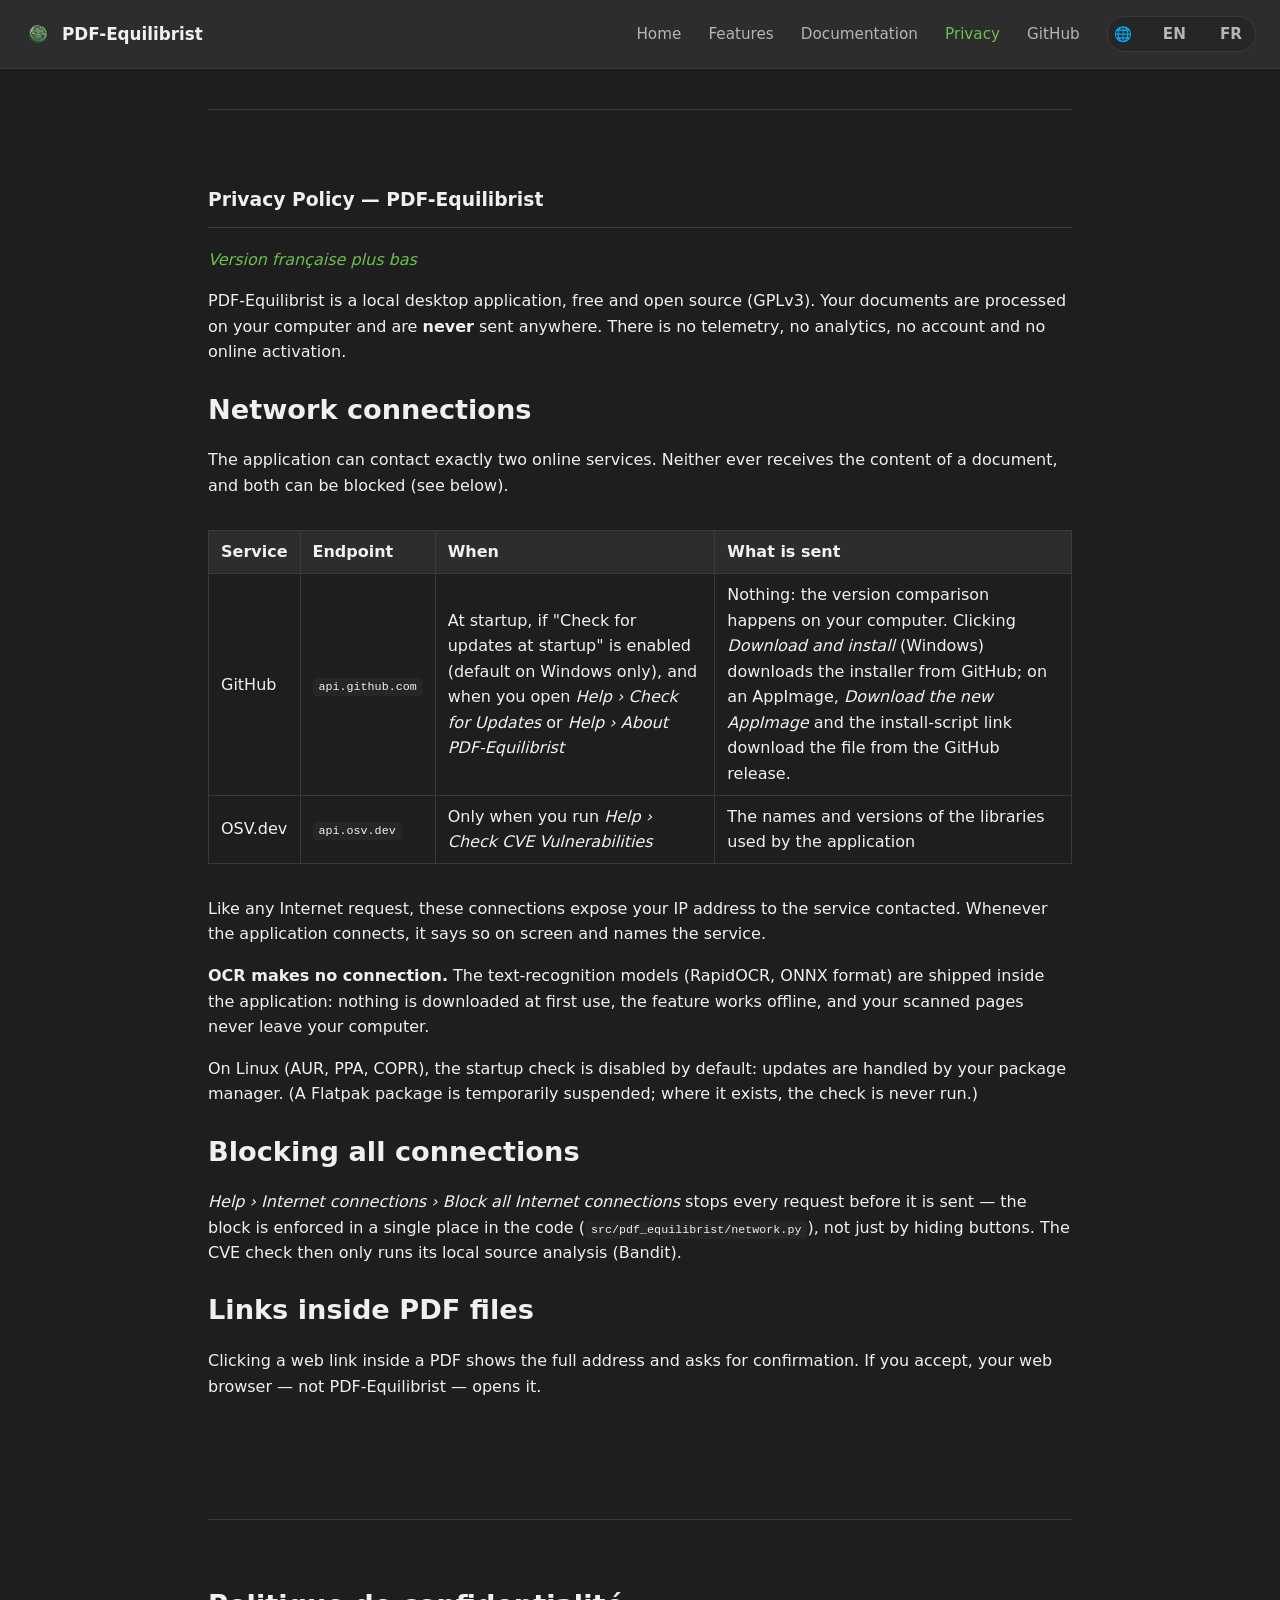
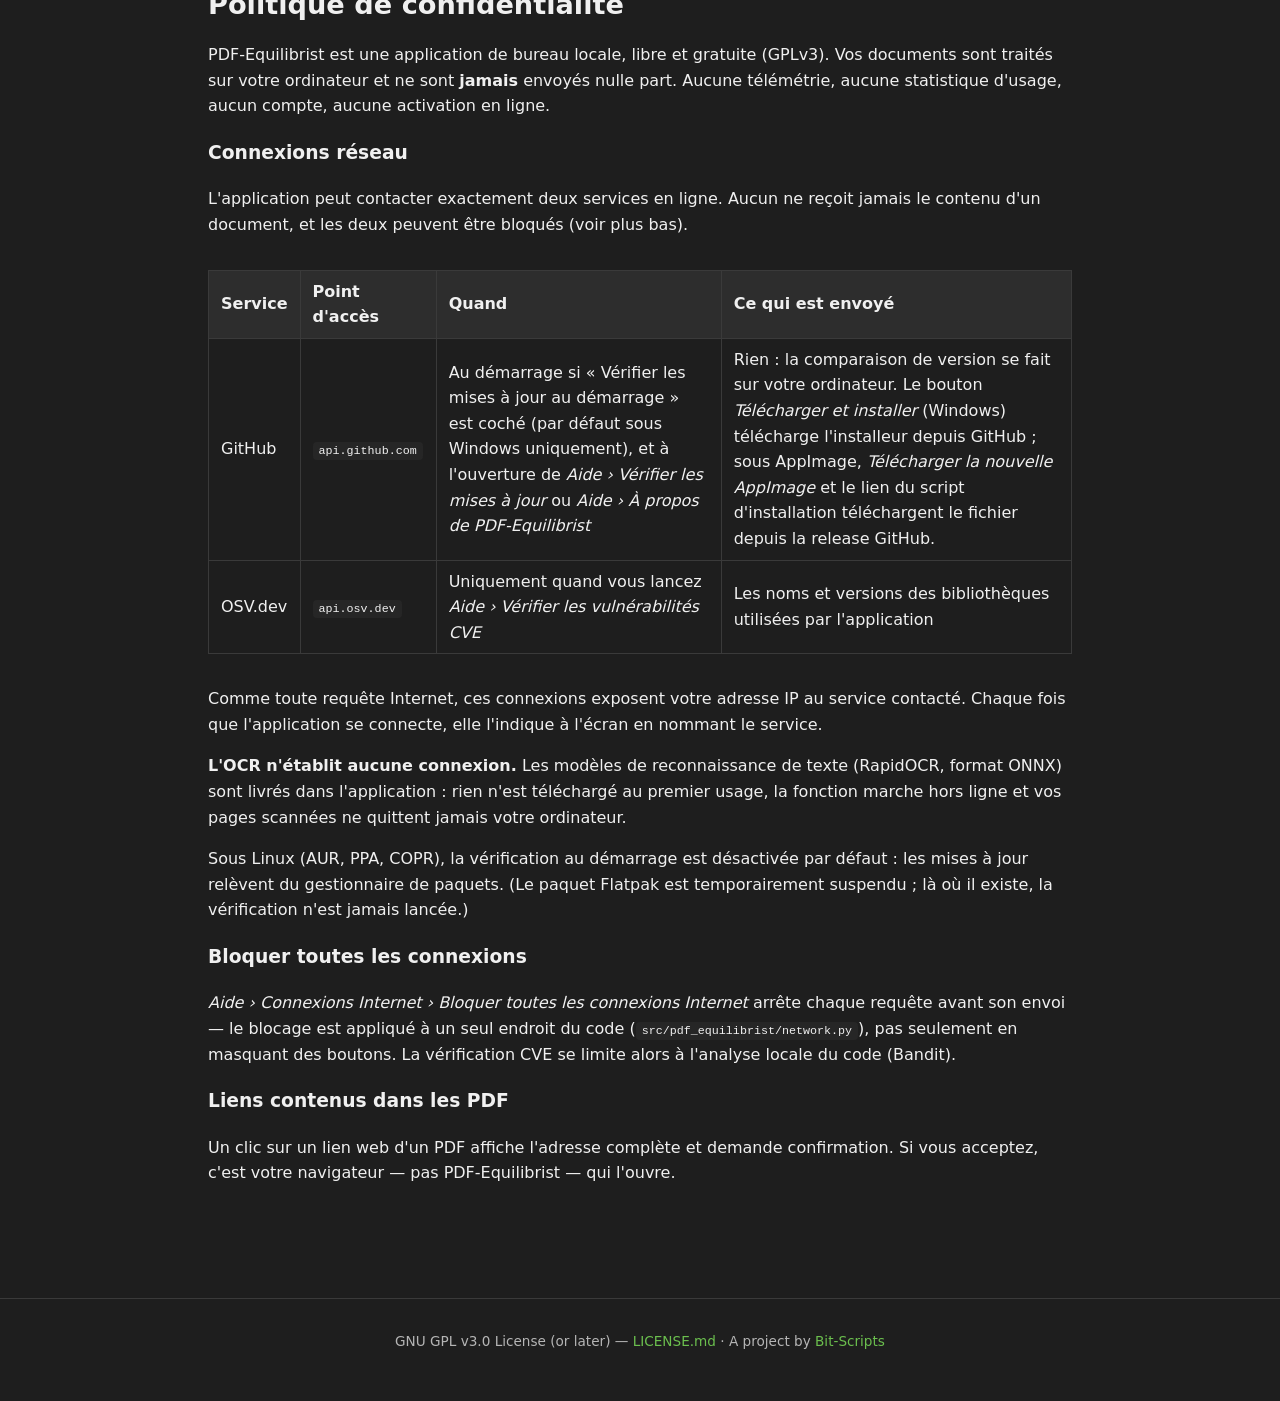
<file: privacy/index.html>
<!doctype html>
<html lang="en">
<head>
<meta charset="utf-8">
<meta name="viewport" content="width=device-width, initial-scale=1">
<title>Privacy Policy / Politique de confidentialité — PDF-Equilibrist</title>
<meta name="description" content="PDF-Equilibrist privacy policy: local document processing, network connections and privacy controls. Politique de confidentialité de PDF-Equilibrist.">
<link rel="icon" href="../assets/logo/PDF-Equilibrist-logo.png">
<link rel="stylesheet" href="../style.css">
<link rel="canonical" href="https://pdf-equilibrist.org/privacy/">
</head>
<body>

<div class="topnav">
  <a class="brand" href="../index.html">
    <img src="../assets/logo/PDF-Equilibrist-logo.png" alt="PDF-Equilibrist logo">
    PDF-Equilibrist
  </a>
  <nav aria-label="Main navigation">
    <a href="../index.html">Home</a>
    <a href="../index.html#fonctionnalites">Features</a>
    <a href="../docs/index.html">Documentation</a>
    <a href="./index.html" class="active" aria-current="page">Privacy</a>
    <a href="https://github.com/Bit-Scripts/PDF-Equilibrist">GitHub</a>
    <span class="lang-switch privacy-lang-switch" aria-label="Page language">
      <a href="#privacy-policy-pdf-equilibrist" lang="en">EN</a><a href="#politique-de-confidentialité" lang="fr">FR</a>
    </span>
  </nav>
</div>

<main class="legal-layout">
  <article class="docs-content legal-content">
<section lang="en" aria-labelledby="privacy-policy-pdf-equilibrist">
<h1 id="privacy-policy-pdf-equilibrist">Privacy Policy — PDF-Equilibrist</h1>
<p><em><a href="#politique-de-confidentialité">Version française plus bas</a></em></p>
<p>PDF-Equilibrist is a local desktop application, free and open source (GPLv3). Your documents are processed on your computer and are <strong>never</strong> sent anywhere. There is no telemetry, no analytics, no account and no online activation.</p>
<h2 id="network-connections">Network connections</h2>
<p>The application can contact exactly two online services. Neither ever receives the content of a document, and both can be blocked (see below).</p>
<div class="table-scroll" tabindex="0">
<table><thead><tr>
<th scope="col">Service</th>
<th scope="col">Endpoint</th>
<th scope="col">When</th>
<th scope="col">What is sent</th>
</tr></thead><tbody>
<tr>
<td>GitHub</td>
<td><code>api.github.com</code></td>
<td>At startup, if "Check for updates at startup" is enabled (default on Windows only), and when you open <em>Help › Check for Updates</em> or <em>Help › About PDF-Equilibrist</em></td>
<td>Nothing: the version comparison happens on your computer. Clicking <em>Download and install</em> (Windows) downloads the installer from GitHub; on an AppImage, <em>Download the new AppImage</em> and the install-script link download the file from the GitHub release.</td>
</tr>
<tr>
<td>OSV.dev</td>
<td><code>api.osv.dev</code></td>
<td>Only when you run <em>Help › Check CVE Vulnerabilities</em></td>
<td>The names and versions of the libraries used by the application</td>
</tr>
</tbody></table></div>
<p>Like any Internet request, these connections expose your IP address to the service contacted. Whenever the application connects, it says so on screen and names the service.</p>
<p><strong>OCR makes no connection.</strong> The text-recognition models (RapidOCR, ONNX format) are shipped inside the application: nothing is downloaded at first use, the feature works offline, and your scanned pages never leave your computer.</p>
<p>On Linux (AUR, PPA, COPR), the startup check is disabled by default: updates are handled by your package manager. (A Flatpak package is temporarily suspended; where it exists, the check is never run.)</p>
<h2 id="blocking-all-connections">Blocking all connections</h2>
<p><em>Help › Internet connections › Block all Internet connections</em> stops every request before it is sent — the block is enforced in a single place in the code (<code>src/pdf_equilibrist/network.py</code>), not just by hiding buttons. The CVE check then only runs its local source analysis (Bandit).</p>
<h2 id="links-inside-pdf-files">Links inside PDF files</h2>
<p>Clicking a web link inside a PDF shows the full address and asks for confirmation. If you accept, your web browser — not PDF-Equilibrist — opens it.</p>
</section>
<section lang="fr" aria-labelledby="politique-de-confidentialité">
<h2 id="politique-de-confidentialité">Politique de confidentialité</h2>
<p>PDF-Equilibrist est une application de bureau locale, libre et gratuite (GPLv3). Vos documents sont traités sur votre ordinateur et ne sont <strong>jamais</strong> envoyés nulle part. Aucune télémétrie, aucune statistique d'usage, aucun compte, aucune activation en ligne.</p>
<h3 id="connexions-réseau">Connexions réseau</h3>
<p>L'application peut contacter exactement deux services en ligne. Aucun ne reçoit jamais le contenu d'un document, et les deux peuvent être bloqués (voir plus bas).</p>
<div class="table-scroll" tabindex="0">
<table><thead><tr>
<th scope="col">Service</th>
<th scope="col">Point d'accès</th>
<th scope="col">Quand</th>
<th scope="col">Ce qui est envoyé</th>
</tr></thead><tbody>
<tr>
<td>GitHub</td>
<td><code>api.github.com</code></td>
<td>Au démarrage si « Vérifier les mises à jour au démarrage » est coché (par défaut sous Windows uniquement), et à l'ouverture de <em>Aide › Vérifier les mises à jour</em> ou <em>Aide › À propos de PDF-Equilibrist</em></td>
<td>Rien : la comparaison de version se fait sur votre ordinateur. Le bouton <em>Télécharger et installer</em> (Windows) télécharge l'installeur depuis GitHub ; sous AppImage, <em>Télécharger la nouvelle AppImage</em> et le lien du script d'installation téléchargent le fichier depuis la release GitHub.</td>
</tr>
<tr>
<td>OSV.dev</td>
<td><code>api.osv.dev</code></td>
<td>Uniquement quand vous lancez <em>Aide › Vérifier les vulnérabilités CVE</em></td>
<td>Les noms et versions des bibliothèques utilisées par l'application</td>
</tr>
</tbody></table></div>
<p>Comme toute requête Internet, ces connexions exposent votre adresse IP au service contacté. Chaque fois que l'application se connecte, elle l'indique à l'écran en nommant le service.</p>
<p><strong>L'OCR n'établit aucune connexion.</strong> Les modèles de reconnaissance de texte (RapidOCR, format ONNX) sont livrés dans l'application : rien n'est téléchargé au premier usage, la fonction marche hors ligne et vos pages scannées ne quittent jamais votre ordinateur.</p>
<p>Sous Linux (AUR, PPA, COPR), la vérification au démarrage est désactivée par défaut : les mises à jour relèvent du gestionnaire de paquets. (Le paquet Flatpak est temporairement suspendu ; là où il existe, la vérification n'est jamais lancée.)</p>
<h3 id="bloquer-toutes-les-connexions">Bloquer toutes les connexions</h3>
<p><em>Aide › Connexions Internet › Bloquer toutes les connexions Internet</em> arrête chaque requête avant son envoi — le blocage est appliqué à un seul endroit du code (<code>src/pdf_equilibrist/network.py</code>), pas seulement en masquant des boutons. La vérification CVE se limite alors à l'analyse locale du code (Bandit).</p>
<h3 id="liens-contenus-dans-les-pdf">Liens contenus dans les PDF</h3>
<p>Un clic sur un lien web d'un PDF affiche l'adresse complète et demande confirmation. Si vous acceptez, c'est votre navigateur — pas PDF-Equilibrist — qui l'ouvre.</p>
</section>
  </article>
</main>

<footer>
  <div class="container">
    GNU GPL v3.0 License (or later) —
    <a href="https://github.com/Bit-Scripts/PDF-Equilibrist/blob/main/LICENSE.md">LICENSE.md</a>
    · A project by <a href="https://bit-scripts.github.io/">Bit-Scripts</a>
  </div>
</footer>

</body>
</html>
</file>
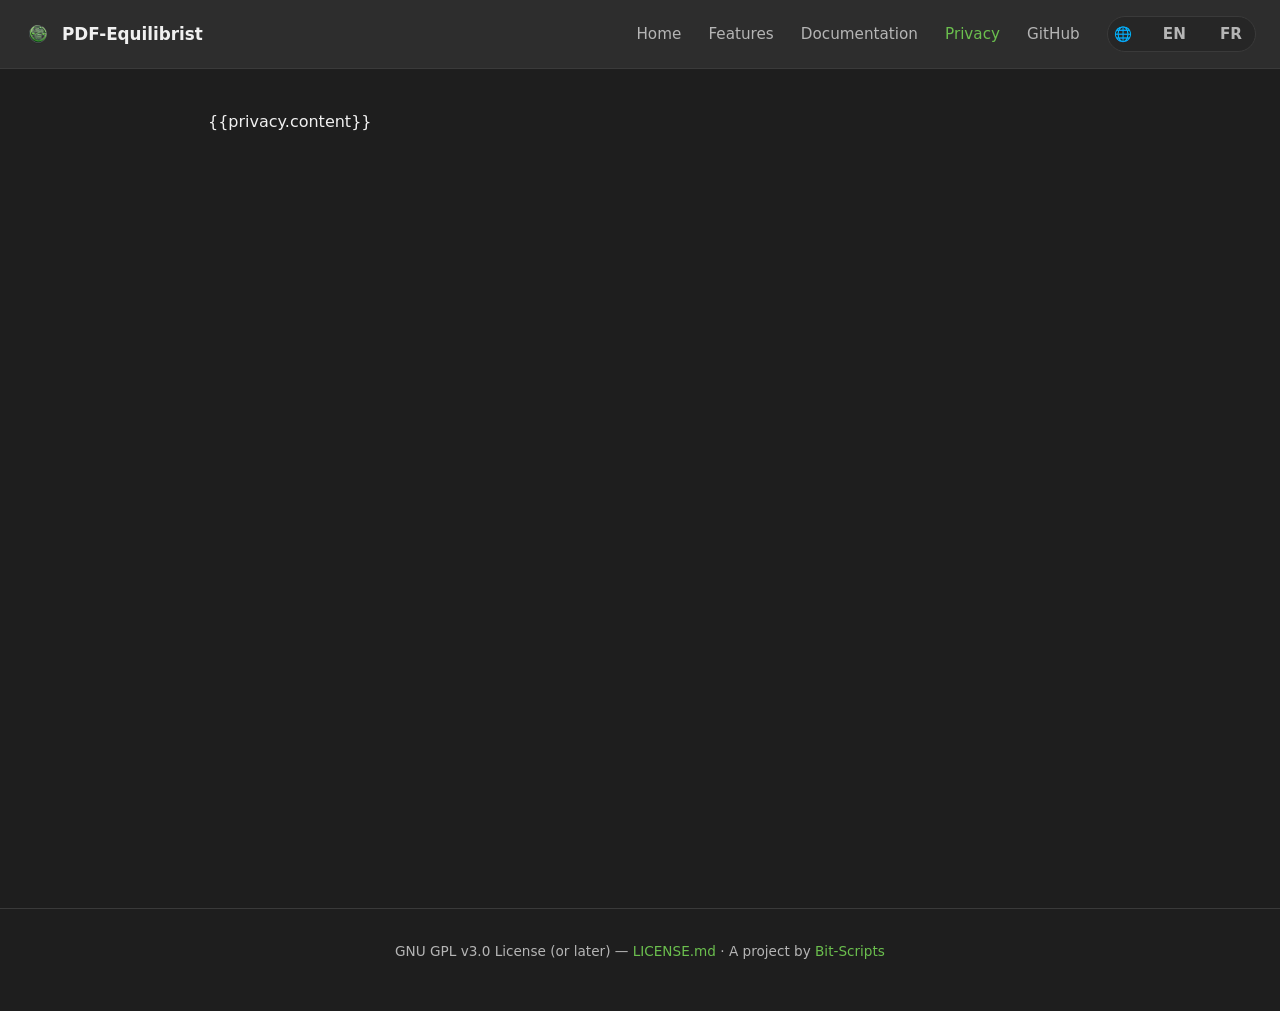
<file: multilingual/privacy.template.html>
<!doctype html>
<html lang="en">
<head>
<meta charset="utf-8">
<meta name="viewport" content="width=device-width, initial-scale=1">
<title>Privacy Policy / Politique de confidentialité — PDF-Equilibrist</title>
<meta name="description" content="PDF-Equilibrist privacy policy: local document processing, network connections and privacy controls. Politique de confidentialité de PDF-Equilibrist.">
<link rel="icon" href="../assets/logo/PDF-Equilibrist-logo.png">
<link rel="stylesheet" href="../style.css">
<link rel="canonical" href="https://pdf-equilibrist.org/privacy/">
</head>
<body>

<div class="topnav">
  <a class="brand" href="../index.html">
    <img src="../assets/logo/PDF-Equilibrist-logo.png" alt="PDF-Equilibrist logo">
    PDF-Equilibrist
  </a>
  <nav aria-label="Main navigation">
    <a href="../index.html">Home</a>
    <a href="../index.html#fonctionnalites">Features</a>
    <a href="../docs/index.html">Documentation</a>
    <a href="./index.html" class="active" aria-current="page">Privacy</a>
    <a href="https://github.com/Bit-Scripts/PDF-Equilibrist">GitHub</a>
    <span class="lang-switch privacy-lang-switch" aria-label="Page language">
      <a href="#privacy-policy-pdf-equilibrist" lang="en">EN</a><a href="#politique-de-confidentialité" lang="fr">FR</a>
    </span>
  </nav>
</div>

<main class="legal-layout">
  <article class="docs-content legal-content">
{{privacy.content}}
  </article>
</main>

<footer>
  <div class="container">
    GNU GPL v3.0 License (or later) —
    <a href="https://github.com/Bit-Scripts/PDF-Equilibrist/blob/main/LICENSE.md">LICENSE.md</a>
    · A project by <a href="https://bit-scripts.github.io/">Bit-Scripts</a>
  </div>
</footer>

</body>
</html>
</file>
<file: style.css>
:root {
  --bg-0: #1e1e1e;
  --bg-1: #2d2d2d;
  --bg-2: #262626;
  --text: #f0f0f0;
  --text-dim: #b5b5b5;
  --accent: #6bbf4e;
  --accent-dim: #4f8f3a;
  --border: #3a3a3a;
  --radius: 10px;
}

* { box-sizing: border-box; }

html, body {
  margin: 0;
  padding: 0;
  background: var(--bg-0);
  color: var(--text);
  font-family: "Segoe UI", "Inter", -apple-system, system-ui, sans-serif;
  line-height: 1.6;
}

a { color: var(--accent); text-decoration: none; }
/* Écrans tactiles : le :hover simulé au tap reste "collé" jusqu'au tap suivant
   ailleurs (particulièrement visible après un retour arrière, où le navigateur
   restaure l'état de la page telle qu'elle était en la quittant) — on le
   restreint donc aux pointeurs fins (souris), même logique que pour .btn. */
@media (hover: hover) and (pointer: fine) {
  a:hover { text-decoration: underline; }
}
/* Le retour arrière restaure aussi le focus sur le lien tapé avant de quitter
   la page — sans ça, le soulignement par défaut du :focus reste visible même
   une fois le :hover neutralisé ci-dessus. */
a:focus { text-decoration: none; }

img { max-width: 100%; display: block; }

.container {
  max-width: 1080px;
  margin: 0 auto;
  padding: 0 24px;
}

/* Top nav */
.topnav {
  display: flex;
  align-items: center;
  justify-content: space-between;
  padding: 16px 24px;
  border-bottom: 1px solid var(--border);
  background: var(--bg-1);
  position: sticky;
  top: 0;
  z-index: 10;
}
.topnav .brand {
  display: flex;
  align-items: center;
  gap: 10px;
  font-weight: 600;
  font-size: 1.05rem;
  color: var(--text);
}
.topnav .brand img { width: 28px; height: 28px; }
.topnav a.brand, .topnav a.brand:hover { color: var(--text); text-decoration: none; }
.topnav a.brand:hover { opacity: 0.85; }
.topnav nav a {
  color: var(--text-dim);
  margin-left: 22px;
  font-size: 0.95rem;
}
.topnav nav a:hover, .topnav nav a.active { color: var(--accent); text-decoration: none; }

/* Sélecteur de langue */
.lang-switch {
  display: inline-flex;
  align-items: center;
  gap: 2px;
  margin-left: 22px;
  padding: 3px 8px 3px 6px;
  background: var(--bg-2);
  border: 1px solid var(--border);
  border-radius: 999px;
  font-size: 0.85rem;
  font-weight: 600;
  white-space: nowrap;
}
.lang-switch::before {
  content: "🌐";
  font-size: 0.9rem;
  margin-right: 2px;
}
.lang-switch a {
  color: var(--text-dim);
  padding: 2px 5px;
  border-radius: 999px;
}
.lang-switch a:hover { color: var(--accent); text-decoration: none; }
.lang-switch a.lang-current {
  color: var(--bg-0);
  background: var(--accent);
  pointer-events: none;
}

@media (max-width: 560px) {
  .topnav {
    flex-wrap: wrap;
    padding: 14px 10px;
  }
  .topnav nav {
    flex: 1 0 100%;
    margin-top: 10px;
    text-align: right;
  }
  .topnav nav a:first-child { margin-left: 0; }
}

/* Bandeau de suggestion de langue */
.lang-banner {
  background: var(--bg-2);
  border-bottom: 1px solid var(--border);
}
.lang-banner .container {
  display: flex;
  align-items: center;
  justify-content: center;
  gap: 14px;
  padding: 10px 24px;
  font-size: 0.9rem;
  flex-wrap: wrap;
}
.lang-banner .btn { padding: 6px 16px; font-size: 0.85rem; min-width: 0; }
.lang-banner button {
  background: none;
  border: none;
  color: var(--text-dim);
  font-size: 1.2rem;
  line-height: 1;
  cursor: pointer;
  padding: 0 4px;
}
.lang-banner button:hover { color: var(--text); }

/* Hero */
.hero {
  text-align: center;
  padding: 64px 24px 40px;
}
.hero img.logo { width: 88px; height: 88px; margin: 0 auto 20px; }
.hero h1 { font-size: 2.4rem; margin: 0 0 12px; }
.hero p.tagline { color: var(--text-dim); max-width: 640px; margin: 0 auto 28px; font-size: 1.1rem; }
.hero p.tagline.note { font-size: .95rem; margin-top: -12px; }

.app-notice {
  display: inline-block;
  max-width: 640px;
  margin: -12px auto 28px;
  padding: 10px 18px;
  border-left: 3px solid var(--accent);
  background: var(--bg-1);
  color: var(--text-dim);
  font-size: 0.9rem;
  text-align: left;
  border-radius: 4px;
}
.app-notice[hidden] { display: none; }

.badges { display: flex; flex-wrap: wrap; gap: 8px; justify-content: center; margin-bottom: 32px; }
.badges img { height: 20px; }

.cta-row { display: flex; gap: 14px; justify-content: center; align-items: flex-start; flex-wrap: wrap; margin-bottom: 48px; }
.cta-item { display: flex; flex-direction: column; align-items: center; position: relative; }
.btn {
  display: inline-block;
  padding: 12px 26px;
  border-radius: var(--radius);
  font-weight: 600;
  font-size: 0.95rem;
  font-family: inherit;
  text-decoration: none;
}
.cta-row .btn { min-width: 218px; text-align: center; }
.btn-primary { background: var(--accent); color: #10240a; }
.btn-secondary { background: var(--bg-2); color: var(--text); border: 1px solid var(--border); }
/* Écrans tactiles : pas de vrai :hover — le navigateur le simule au tap et le
   garde "collé" jusqu'au tap suivant ailleurs sur la page. On le restreint donc
   aux pointeurs fins (souris) ; le tactile utilise :active à la place, qui
   s'applique pendant l'appui et se retire tout seul au relâchement du doigt —
   pas besoin de JS ni de minuteur arbitraire. */
@media (hover: hover) and (pointer: fine) {
  .btn-primary:hover { background: var(--accent-dim); }
  .btn-secondary:hover { border-color: var(--accent); }
}
@media (pointer: coarse) {
  .btn-primary:active { background: var(--accent-dim); }
  .btn-secondary:active { border-color: var(--accent); }
}
button.btn-primary { border: none; cursor: pointer; font-family: inherit; }

.arch-drawer {
  position: absolute;
  top: 100%;
  left: 50%;
  transform: translateX(-50%);
  z-index: 5;
  max-width: 420px;
  margin: 0;
  padding: 0 20px;
  background: var(--bg-2);
  border: 1px solid transparent;
  border-radius: var(--radius);
  text-align: center;
  overflow: hidden;
  max-height: 0;
  opacity: 0;
  transition: max-height 0.4s ease, opacity 0.4s ease, padding 0.4s ease, margin 0.4s ease;
}
.arch-drawer.open {
  max-height: 160px;
  opacity: 1;
  padding: 16px 20px;
  margin-top: 12px;
  border-color: var(--border);
}
.arch-drawer pre { margin: 0 0 10px; text-align: left; }
#ubuntu-drawer { max-width: 480px; }
#ubuntu-drawer.open { max-height: 230px; }

@media (max-width: 560px) {
  .arch-drawer,
  #ubuntu-drawer {
    max-width: calc(100vw - 48px);
  }
}

.hero-shot { border-radius: var(--radius); border: 1px solid var(--border); overflow: hidden; margin: 0 auto; max-width: 900px; }

/* Sections */
section { padding: 56px 0; border-top: 1px solid var(--border); }
section h2 { font-size: 1.7rem; margin-bottom: 8px; }
section > .container > p.lead { color: var(--text-dim); max-width: 720px; margin-bottom: 32px; }

.feature-grid {
  display: grid;
  grid-template-columns: repeat(auto-fit, minmax(280px, 1fr));
  gap: 24px;
}
.feature-card {
  background: var(--bg-1);
  border: 1px solid var(--border);
  border-radius: var(--radius);
  overflow: hidden;
}
.feature-card img { border-bottom: 1px solid var(--border); }
.feature-card .body { padding: 16px 18px; }
.feature-card h3 { margin: 0 0 6px; font-size: 1.05rem; color: var(--accent); }
.feature-card p { margin: 0; color: var(--text-dim); font-size: 0.92rem; }

.security-box {
  display: grid;
  grid-template-columns: 1.1fr 1fr;
  gap: 32px;
  align-items: center;
}
.security-box ul { color: var(--text-dim); padding-left: 20px; }
.security-box img { border-radius: var(--radius); border: 1px solid var(--border); }
@media (max-width: 760px) { .security-box { grid-template-columns: 1fr; } }

pre {
  background: var(--bg-2);
  border: 1px solid var(--border);
  border-radius: var(--radius);
  padding: 14px 18px;
  overflow-x: auto;
}
code {
  background: var(--bg-2);
  padding: 2px 6px;
  border-radius: 4px;
  font-size: 0.9em;
}
pre code { background: none; padding: 0; }

footer {
  text-align: center;
  padding: 32px 24px 48px;
  color: var(--text-dim);
  font-size: 0.85rem;
  border-top: 1px solid var(--border);
}

/* Docs viewer */
.docs-layout {
  display: grid;
  grid-template-columns: 260px 1fr;
  gap: 0;
  min-height: calc(100vh - 61px);
}
.docs-sidebar {
  border-right: 1px solid var(--border);
  background: var(--bg-1);
  padding: 24px 0;
}
.docs-sidebar h4 {
  color: var(--text-dim);
  text-transform: uppercase;
  font-size: 0.75rem;
  letter-spacing: 0.05em;
  padding: 0 20px;
  margin: 0 0 10px;
}
.docs-sidebar a {
  display: block;
  padding: 9px 20px;
  color: var(--text-dim);
  font-size: 0.92rem;
  border-left: 3px solid transparent;
}
.docs-sidebar a:hover { color: var(--text); text-decoration: none; background: var(--bg-2); }
.docs-sidebar a.active {
  color: var(--accent);
  border-left-color: var(--accent);
  background: var(--bg-2);
  font-weight: 600;
}
.docs-content {
  padding: 40px 48px;
  max-width: 860px;
}
.docs-content h1, .docs-content h2, .docs-content h3 { color: var(--text); }
.docs-content h1 { border-bottom: 1px solid var(--border); padding-bottom: 12px; }
.docs-content table { border-collapse: collapse; width: 100%; margin: 16px 0; }
.docs-content th, .docs-content td { border: 1px solid var(--border); padding: 8px 12px; text-align: left; }
.docs-content th { background: var(--bg-1); }
.docs-content blockquote {
  border-left: 3px solid var(--accent);
  margin: 16px 0;
  padding: 4px 16px;
  color: var(--text-dim);
  background: var(--bg-1);
}
.docs-loading { color: var(--text-dim); padding: 40px; }

/* Static legal pages generated from Markdown at build time */
.legal-layout {
  min-height: calc(100vh - 61px);
}
.legal-content {
  margin: 0 auto;
  max-width: 960px;
}
.legal-content section + section {
  border-top: 1px solid var(--border);
  margin-top: 48px;
  padding-top: 40px;
}
.legal-content [id] {
  scroll-margin-top: 90px;
}
.privacy-lang-switch a {
  margin-left: 0;
}
.table-scroll {
  max-width: 100%;
  overflow-x: auto;
  overscroll-behavior-inline: contain;
}
.table-scroll table {
  min-width: 720px;
}
.table-scroll:focus-visible {
  outline: 2px solid var(--accent);
  outline-offset: 2px;
}
.legal-content hr {
  border: 0;
  border-top: 1px solid var(--border);
  margin: 40px 0;
}

/* Sections repliables « Pour les développeurs » (docs/0.FONCTIONNALITES.md) */
.docs-content details {
  border: 1px solid var(--border);
  border-left: 3px solid var(--accent);
  background: var(--bg-1);
  border-radius: 6px;
  margin: 12px 0 24px;
  padding: 0 16px;
}
.docs-content details[open] { padding-bottom: 8px; }
.docs-content summary {
  cursor: pointer;
  padding: 10px 0;
  font-weight: 600;
  color: var(--accent);
  list-style-position: inside;
}
.docs-content summary:hover { text-decoration: underline; }
.docs-content details > :last-child { margin-bottom: 8px; }

@media (max-width: 760px) {
  .docs-layout { grid-template-columns: 1fr; }
  .docs-sidebar { border-right: none; border-bottom: 1px solid var(--border); }
  .docs-content { padding: 28px 20px; }
}

/* Compteurs de diffusion (section #diffusion, remplie depuis stats.json) */
.stats-list {
  list-style: none;
  margin: 18px 0 10px;
  padding: 0;
  display: grid;
  grid-template-columns: repeat(auto-fit, minmax(200px, 1fr));
  gap: 14px;
}
.stats-list li {
  border: 1px solid var(--border);
  border-radius: 10px;
  padding: 14px 16px;
}
.stats-list strong {
  display: block;
  font-size: 1.6rem;
  line-height: 1.2;
  color: var(--accent);
  font-variant-numeric: tabular-nums;
}
.stats-list span {
  color: var(--text-dim);
  font-size: 0.92rem;
}
.stats-note {
  color: var(--text-dim);
  font-size: 0.85rem;
  margin: 0 0 6px;
}
/* Cible des badges (#diffusion, #diffusion-arch) : ne pas finir sous la barre fixe */
#diffusion, #diffusion-arch { scroll-margin-top: 90px; }

/* Paragraphe « Connexions réseau » de la section #securite */
.privacy-note {
  margin: 22px 0 0;
  padding: 14px 16px;
  border-left: 3px solid var(--accent);
  background: var(--bg-1);
  color: var(--text-dim);
  font-size: 0.95rem;
  line-height: 1.6;
}
.privacy-note strong { color: var(--text); }
.privacy-note code { font-size: 0.88em; }
</file>
